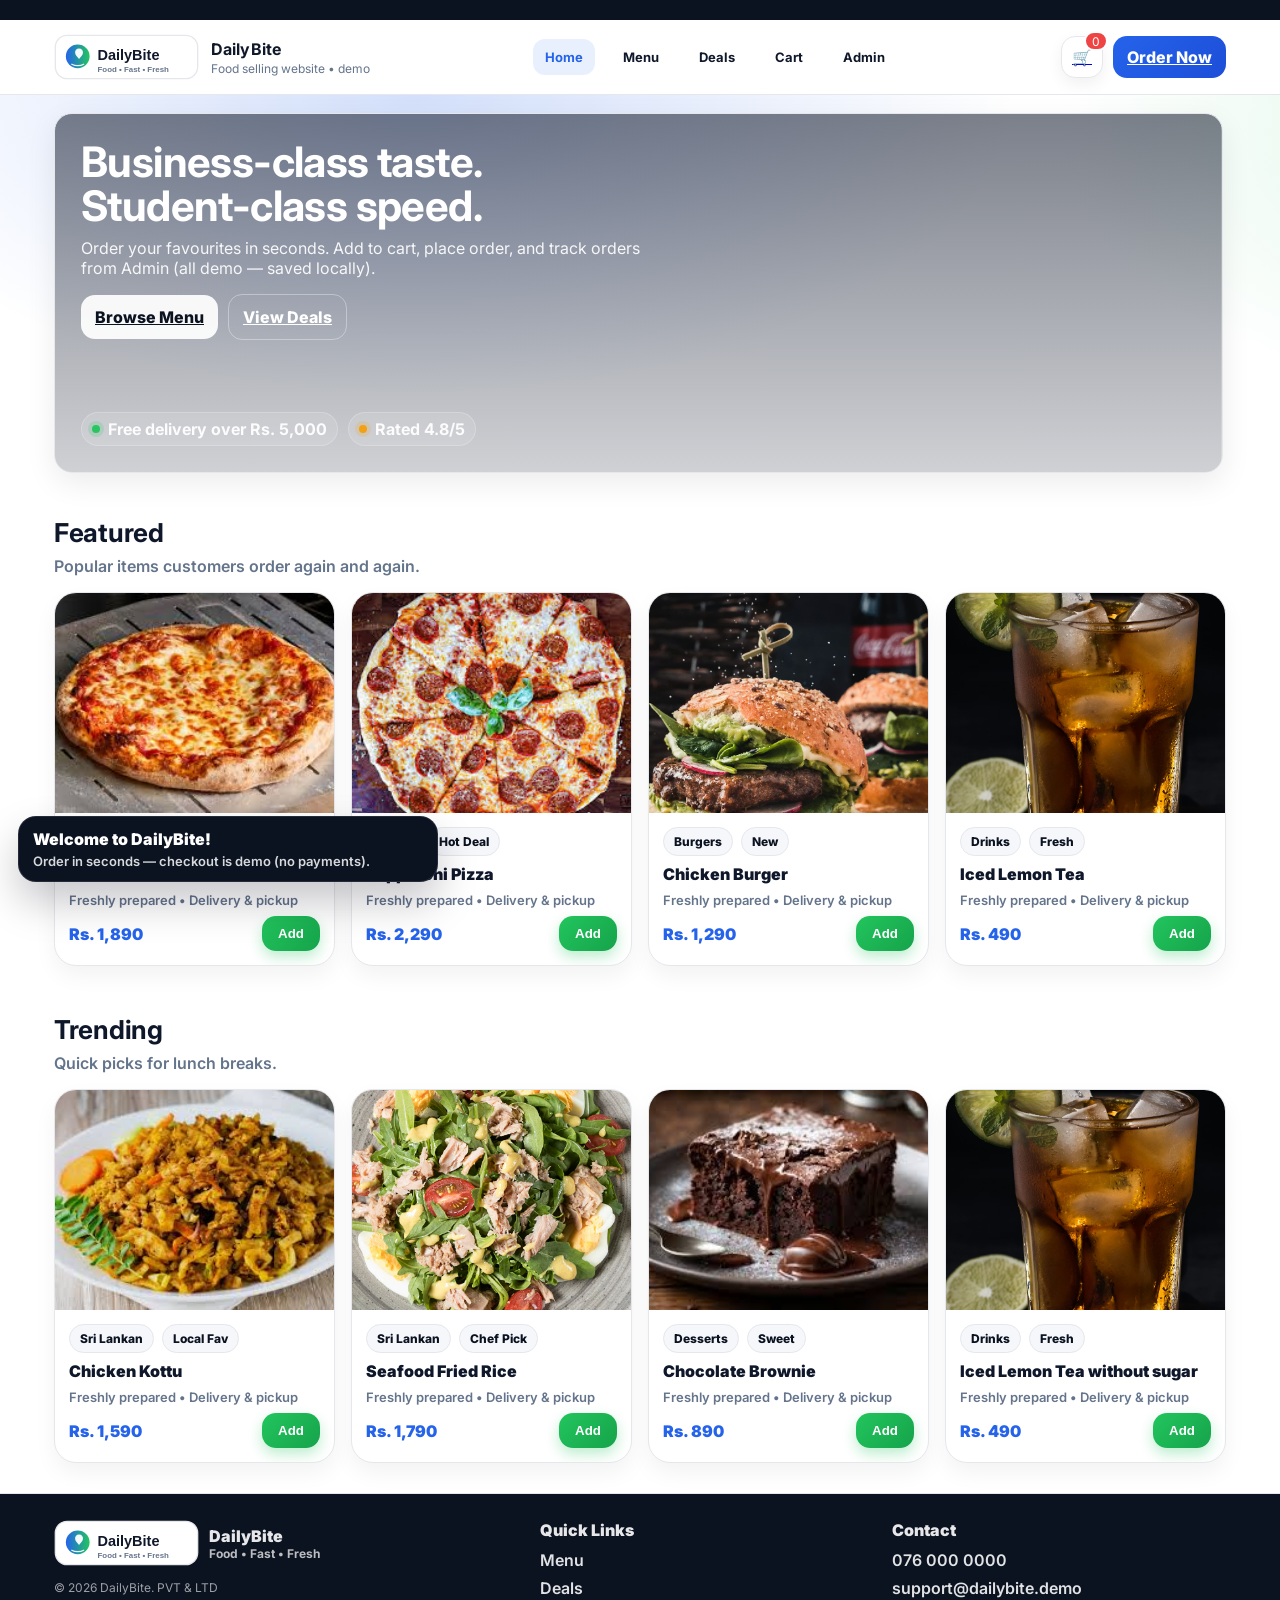
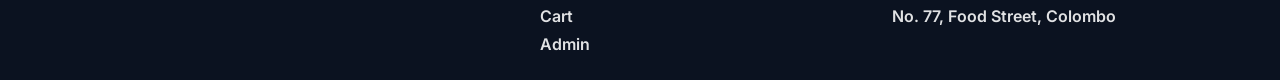
<file: index.html>
<!DOCTYPE html>
<html lang="en">
<head>
  <meta charset="utf-8">
  <meta name="viewport" content="width=device-width, initial-scale=1">
  <title>DailyBite — Home</title>
  <link rel="icon" href="images/logo.svg">
  <link rel="stylesheet" href="style.css">

  <style>
    .product .img{
      width: 100%;
      height: 220px;
      overflow: hidden;
      border-radius: 16px 16px 0 0;
      background: #f5f5f5;
      display: flex;
      align-items: center;
      justify-content: center;
    }

    .product .img img{
      width: 100%;
      height: 100%;
      object-fit: cover;
      display: block;
    }
  </style>
</head>
<script src="app.js"></script>
<body data-page="home">

  <div class="topbar">
    <div class="wrap">
      <div class="row">
        <!-- Topbar content can go here -->
      </div>
    </div>
  </div>

  <header class="site">
    <div class="wrap">
      <div class="row">
        <a class="brand" href="index.html">
          <img src="images/logo.svg" alt="DailyBite logo">
          <div>
            <strong>DailyBite</strong>
            <span>Food selling website • demo</span>
          </div>
        </a>

        <nav class="nav" aria-label="Primary">
          <a class="active" href="index.html">Home</a>
          <a href="menu.html">Menu</a>
          <a href="deals.html">Deals</a>
          <a href="cart.html">Cart</a>
          <a href="admin.html">Admin</a>
        </nav>

        <div class="actions">
          <a class="icon-btn" href="cart.html" title="Cart" aria-label="Cart">
            🛒 <span class="count" id="cartCount">1</span>
          </a>
          <button class="icon-btn hamburger" id="hamburger" title="Menu" aria-label="Open menu">☰</button>
          <a class="primary" href="menu.html">Order Now</a>
        </div>
      </div>
    </div>
  </header>

  <section class="hero">
    <div class="wrap">
      <div class="hero-grid">
        <div class="card hero-main">
          <div>
            <h1>Business-class taste.<br>Student-class speed.</h1>
            <p>Order your favourites in seconds. Add to cart, place order, and track orders from Admin (all demo — saved locally).</p>
            <div class="cta">
              <a class="btn light" href="menu.html">Browse Menu</a>
              <a class="btn ghost" href="deals.html">View Deals</a>
            </div>
          </div>

          <div style="display:flex; gap:10px; flex-wrap:wrap; opacity:.95; font-weight:800">
            <span class="badge" style="background: rgba(255,255,255,.12); border-color: rgba(255,255,255,.22)">
              <span class="dot"></span> Free delivery over Rs. 5,000
            </span>
            <span class="badge" style="background: rgba(255,255,255,.12); border-color: rgba(255,255,255,.22)">
              <span class="dot" style="background: var(--gold); box-shadow: 0 0 0 4px rgba(245,158,11,.18)"></span> Rated 4.8/5
            </span>
          </div>
        </div>
      </div>
    </div>
  </section>

  <section class="section">
    <div class="wrap">
      <h2>Featured</h2>
      <p class="lead">Popular items customers order again and again.</p>

      <div class="grid" id="featuredGrid">
        <div class="product">
          <div class="img">
            <img src="images/classic Cheese Pizza.jpeg" alt="Classic Cheese Pizza">
          </div>
          <div class="body">
            <div class="tag"><span>Pizza</span><span>Best Seller</span></div>
            <div style="font-weight:900">Classic Cheese Pizza</div>
            <div style="color:var(--muted); font-weight:600; font-size:13px">Freshly prepared • Delivery &amp; pickup</div>
            <div class="price-row">
              <div class="price">Rs. 1,890</div>
              <button class="add" data-add="p1">Add</button>
            </div>
          </div>
        </div>

        <div class="product">
          <div class="img">
            <img src="images/pepperoni pizza.jpeg" alt="Pepperoni Pizza">
          </div>
          <div class="body">
            <div class="tag"><span>Pizza</span><span>Hot Deal</span></div>
            <div style="font-weight:900">Pepperoni Pizza</div>
            <div style="color:var(--muted); font-weight:600; font-size:13px">Freshly prepared • Delivery &amp; pickup</div>
            <div class="price-row">
              <div class="price">Rs. 2,290</div>
              <button class="add" data-add="p2">Add</button>
            </div>
          </div>
        </div>

        <div class="product">
          <div class="img">
            <img src="images/chicken Burger.png" alt="Chicken Burger">
          </div>
          <div class="body">
            <div class="tag"><span>Burgers</span><span>New</span></div>
            <div style="font-weight:900">Chicken Burger</div>
            <div style="color:var(--muted); font-weight:600; font-size:13px">Freshly prepared • Delivery &amp; pickup</div>
            <div class="price-row">
              <div class="price">Rs. 1,290</div>
              <button class="add" data-add="p3">Add</button>
            </div>
          </div>
        </div>

        <div class="product">
          <div class="img">
            <img src="images/iced Lemon Tea.png" alt="Iced Lemon Tea">
          </div>
          <div class="body">
            <div class="tag"><span>Drinks</span><span>Fresh</span></div>
            <div style="font-weight:900">Iced Lemon Tea</div>
            <div style="color:var(--muted); font-weight:600; font-size:13px">Freshly prepared • Delivery &amp; pickup</div>
            <div class="price-row">
              <div class="price">Rs. 490</div>
              <button class="add" data-add="p8">Add</button>
            </div>
          </div>
        </div>
      </div>
    </div>
  </section>

  <section class="section">
    <div class="wrap">
      <h2>Trending</h2>
      <p class="lead">Quick picks for lunch breaks.</p>

      <div class="grid" id="trendingGrid">
        <div class="product">
          <div class="img">
            <img src="images/chicken Kottu.jpeg" alt="Chicken Kottu">
          </div>
          <div class="body">
            <div class="tag"><span>Sri Lankan</span><span>Local Fav</span></div>
            <div style="font-weight:900">Chicken Kottu</div>
            <div style="color:var(--muted); font-weight:600; font-size:13px">Freshly prepared • Delivery &amp; pickup</div>
            <div class="price-row">
              <div class="price">Rs. 1,590</div>
              <button class="add" data-add="p5">Add</button>
            </div>
          </div>
        </div>

        <div class="product">
          <div class="img">
            <img src="images/seafood Fried Rice.png" alt="Seafood Fried Rice">
          </div>
          <div class="body">
            <div class="tag"><span>Sri Lankan</span><span>Chef Pick</span></div>
            <div style="font-weight:900">Seafood Fried Rice</div>
            <div style="color:var(--muted); font-weight:600; font-size:13px">Freshly prepared • Delivery &amp; pickup</div>
            <div class="price-row">
              <div class="price">Rs. 1,790</div>
              <button class="add" data-add="p6">Add</button>
            </div>
          </div>
        </div>

        <div class="product">
          <div class="img">
            <img src="images/chocolate Brownie.jpeg" alt="Chocolate Brownie">
          </div>
          <div class="body">
            <div class="tag"><span>Desserts</span><span>Sweet</span></div>
            <div style="font-weight:900">Chocolate Brownie</div>
            <div style="color:var(--muted); font-weight:600; font-size:13px">Freshly prepared • Delivery &amp; pickup</div>
            <div class="price-row">
              <div class="price">Rs. 890</div>
              <button class="add" data-add="p7">Add</button>
            </div>
          </div>
        </div>

        <div class="product">
          <div class="img">
            <img src="images/iced Lemon Tea.png" alt="Iced Lemon Tea">
          </div>
          <div class="body">
            <div class="tag"><span>Drinks</span><span>Fresh</span></div>
            <div style="font-weight:900">Iced Lemon Tea without sugar</div>
            <div style="color:var(--muted); font-weight:600; font-size:13px">Freshly prepared • Delivery &amp; pickup</div>
            <div class="price-row">
              <div class="price">Rs. 490</div>
              <button class="add" data-add="p8">Add</button>
            </div>
          </div>
        </div>
      </div>
    </div>
  </section>

  <footer>
    <div class="wrap">
      <div class="cols">
        <div>
          <div style="display:flex;align-items:center;gap:10px">
            <img src="images/logo.svg" alt="DailyBite logo" style="height:46px">
            <div>
              <div style="font-weight:900; font-size:16px">DailyBite</div>
              <div style="color: rgba(255,255,255,.72); font-weight:700; font-size:12px">Food • Fast • Fresh</div>
            </div>
          </div>

          <div class="tiny">© 2026 DailyBite. PVT &amp; LTD</div>
        </div>

        <div>
          <div style="font-weight:900; margin-bottom:10px">Quick Links</div>
          <div style="display:flex; flex-direction:column; gap:8px">
            <a href="menu.html">Menu</a>
            <a href="deals.html">Deals</a>
            <a href="cart.html">Cart</a>
            <a href="admin.html">Admin</a>
          </div>
        </div>

        <div>
          <div style="font-weight:900; margin-bottom:10px">Contact</div>
          <div style="display:flex; flex-direction:column; gap:8px">
            <a href="tel:0760000000">076 000 0000</a>
            <a href="mailto:support@dailybite.demo">support@dailybite.demo</a>
            <a href="#">No. 77, Food Street, Colombo</a>
          </div>
        </div>
      </div>
    </div>
  </footer>

  <div class="toast" id="toast" role="status" aria-live="polite">
    <div class="t" id="toastTitle">Update</div>
    <div class="m" id="toastMsg">...</div>
  </div>

  <script src="app.js"></script>
</body>
</html>
</file>
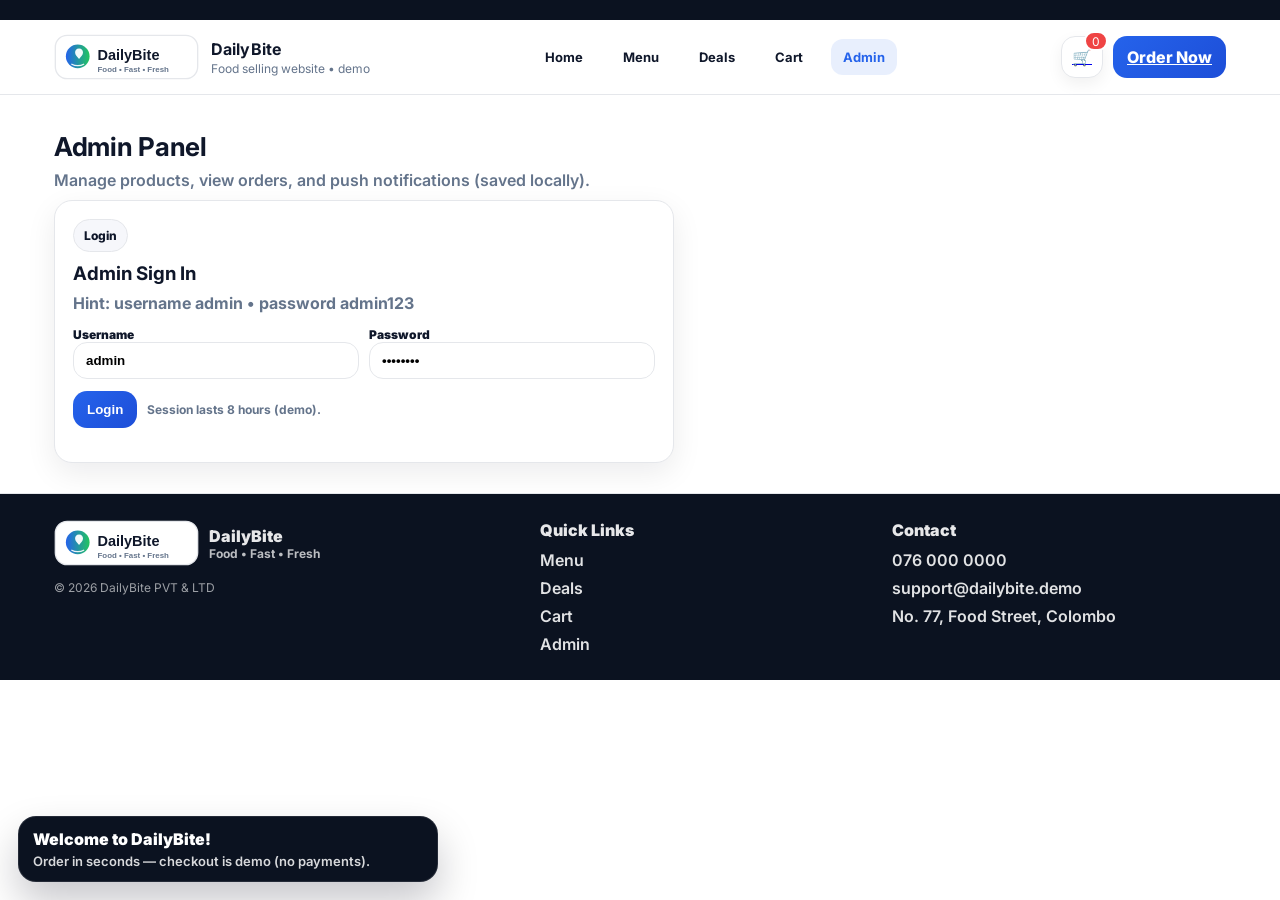
<file: admin.html>
<html lang="en"><head>
  <meta charset="utf-8">
  <meta name="viewport" content="width=device-width, initial-scale=1">
  <title>DailyBite — Admin</title>
  <link rel="icon" href="images/logo.svg">
  <link rel="stylesheet" href="style.css">
</head>

<body data-page="admin">
<div class="topbar">
  <div class="wrap">
    <div class="row">
   
    </div>
  </div>
</div>

<header class="site">
  <div class="wrap">
    <div class="row">
      <a class="brand" href="index.html">
        <img src="images/logo.svg" alt="DailyBite logo">
        <div>
          <strong>DailyBite</strong>
          <span>Food selling website • demo</span>
        </div>
      </a>

      <nav class="nav" aria-label="Primary">
        <a class="" href="index.html">Home</a>
        <a class="" href="menu.html">Menu</a>
        <a class="" href="deals.html">Deals</a>
        <a class="" href="cart.html">Cart</a>
        <a class="active" href="admin.html">Admin</a>
      </nav>

      <div class="actions">
        <a class="icon-btn" href="cart.html" title="Cart" aria-label="Cart">
          🛒 <span class="count" id="cartCount">0</span>
        </a>
        <button class="icon-btn hamburger" id="hamburger" title="Menu" aria-label="Open menu">☰</button>
        <a class="primary" href="menu.html">Order Now</a>
      </div>
    </div>
  </div>
</header>




<section class="section">
  <div class="wrap">
    <div class="page-head">
      <h2>Admin Panel</h2>
      <p class="lead">Manage products, view orders, and push notifications (saved locally).</p>
    </div>

    <!-- Login View -->
    <div class="card" id="adminLoginView" style="padding: 18px; max-width: 620px; display: none;">
      <div class="pill">Login</div>
      <h3 style="margin:10px 0 0">Admin Sign In</h3>
      <p style="margin:8px 0 0; color: var(--muted); font-weight:700">
        Hint: username <strong>admin</strong> • password <strong>admin123</strong>
      </p>

      <form id="adminLoginForm" style="margin-top:14px">
        <div class="form-grid">
          <div>
            <label style="font-weight:900; font-size: 12px">Username</label>
            <input class="input" id="adminUser" placeholder="admin" value="admin" autocomplete="username">
          </div>
          <div>
            <label style="font-weight:900; font-size: 12px">Password</label>
            <input class="input" id="adminPass" placeholder="admin123" value="admin123" type="password" autocomplete="current-password">
          </div>
        </div>
        <div style="margin-top:12px; display:flex; gap:10px; align-items:center; flex-wrap:wrap">
          <button class="primary" type="submit">Login</button>
          <span style="color: var(--muted); font-weight:700; font-size: 12px">Session lasts 8 hours (demo).</span>
        </div>
      </form>
    </div>

    <!-- App View -->
    <div id="adminAppView" style="display: block;">
      <div class="admin-shell" id="adminShell">
        <div class="sidebar">
          <div class="user">
            <strong>Logged in as Admin</strong>
            <div style="color: var(--muted); font-weight:700; font-size: 12px">DailyBite Dashboard</div>
          </div>
          <nav>
            <button data-admin-tab="products" class="active">🍕 Products</button>
            <button data-admin-tab="orders">🧾 Orders</button>
            <button data-admin-tab="notifications">🔔 Notifications</button>
            <button id="adminLogoutBtn" style="border-color: rgba(239,68,68,.35); background: rgba(239,68,68,.08); color: var(--hot)">Logout</button>
          </nav>
        </div>

        <div class="panel">
          <div data-admin-panel="products" style="display: block;">
            <div style="display:flex; justify-content:space-between; align-items:center; gap:10px; flex-wrap:wrap">
              <h3 style="margin:0">Products</h3>
              <div class="pill">Create / Edit / Delete</div>
            </div>

            <form id="productForm" style="margin-top:12px">
              <input id="p_id" type="hidden">
              <div class="form-grid">
                <div>
                  <label style="font-weight:900; font-size: 12px">Name</label>
                  <input class="input" id="p_name" placeholder="e.g., Spicy Chicken Pizza">
                </div>
                <div>
                  <label style="font-weight:900; font-size: 12px">Category</label>
                  <input class="input" id="p_cat" placeholder="Pizza / Burgers / Sri Lankan">
                </div>
                <div>
                  <label style="font-weight:900; font-size: 12px">Price (LKR)</label>
                  <input class="input" id="p_price" type="number" placeholder="1990">
                </div>
                <div>
                  <label style="font-weight:900; font-size: 12px">Badge</label>
                  <input class="input" id="p_badge" placeholder="Best Seller / New / Hot Deal">
                </div>
              </div>
              <div style="margin-top:10px">
                <label style="font-weight:900; font-size: 12px">Image URL</label>
                <input class="input" id="p_img" placeholder="https://images.unsplash.com/...">
              </div>

              <div style="margin-top:12px; display:flex; gap:10px; flex-wrap:wrap; align-items:center">
                <button class="primary" type="submit">Save Product</button>
                <button class="chip" type="button" onclick="document.getElementById('productForm').reset(); document.getElementById('p_id').value='';">Clear</button>
                <span style="color: var(--muted); font-weight:700; font-size: 12px">Edits instantly update Menu + Home.</span>
              </div>
            </form>

            <div style="margin-top:14px; overflow:auto">
              <table class="table">
                <thead>
                  <tr>
                    <th>ID</th><th>Name</th><th>Category</th><th>Price</th><th>Badge</th><th>Actions</th>
                  </tr>
                </thead>
                <tbody id="prodTbody">
      <tr>
        <td><strong>p1</strong></td>
        <td>Classic Cheese Pizza</td>
        <td>Pizza</td>
        <td>Rs. 1,890</td>
        <td>Best Seller</td>
        <td>
          <button class="chip" data-edit="p1">Edit</button>
          <button class="chip" style="border-color: rgba(239,68,68,.35); background: rgba(239,68,68,.08); color: var(--hot)" data-del="p1">Delete</button>
        </td>
      </tr>
    
      <tr>
        <td><strong>p2</strong></td>
        <td>Pepperoni Pizza</td>
        <td>Pizza</td>
        <td>Rs. 2,290</td>
        <td>Hot Deal</td>
        <td>
          <button class="chip" data-edit="p2">Edit</button>
          <button class="chip" style="border-color: rgba(239,68,68,.35); background: rgba(239,68,68,.08); color: var(--hot)" data-del="p2">Delete</button>
        </td>
      </tr>
    
      <tr>
        <td><strong>p3</strong></td>
        <td>Chicken Burger</td>
        <td>Burgers</td>
        <td>Rs. 1,290</td>
        <td>New</td>
        <td>
          <button class="chip" data-edit="p3">Edit</button>
          <button class="chip" style="border-color: rgba(239,68,68,.35); background: rgba(239,68,68,.08); color: var(--hot)" data-del="p3">Delete</button>
        </td>
      </tr>
    
      <tr>
        <td><strong>p4</strong></td>
        <td>Crispy Fries</td>
        <td>Sides</td>
        <td>Rs. 690</td>
        <td>Crunchy</td>
        <td>
          <button class="chip" data-edit="p4">Edit</button>
          <button class="chip" style="border-color: rgba(239,68,68,.35); background: rgba(239,68,68,.08); color: var(--hot)" data-del="p4">Delete</button>
        </td>
      </tr>
    
      <tr>
        <td><strong>p5</strong></td>
        <td>Chicken Kottu</td>
        <td>Sri Lankan</td>
        <td>Rs. 1,590</td>
        <td>Local Fav</td>
        <td>
          <button class="chip" data-edit="p5">Edit</button>
          <button class="chip" style="border-color: rgba(239,68,68,.35); background: rgba(239,68,68,.08); color: var(--hot)" data-del="p5">Delete</button>
        </td>
      </tr>
    
      <tr>
        <td><strong>p6</strong></td>
        <td>Seafood Fried Rice</td>
        <td>Sri Lankan</td>
        <td>Rs. 1,790</td>
        <td>Chef Pick</td>
        <td>
          <button class="chip" data-edit="p6">Edit</button>
          <button class="chip" style="border-color: rgba(239,68,68,.35); background: rgba(239,68,68,.08); color: var(--hot)" data-del="p6">Delete</button>
        </td>
      </tr>
    
      <tr>
        <td><strong>p7</strong></td>
        <td>Chocolate Brownie</td>
        <td>Desserts</td>
        <td>Rs. 890</td>
        <td>Sweet</td>
        <td>
          <button class="chip" data-edit="p7">Edit</button>
          <button class="chip" style="border-color: rgba(239,68,68,.35); background: rgba(239,68,68,.08); color: var(--hot)" data-del="p7">Delete</button>
        </td>
      </tr>
    
      <tr>
        <td><strong>p8</strong></td>
        <td>Iced Lemon Tea</td>
        <td>Drinks</td>
        <td>Rs. 490</td>
        <td>Fresh</td>
        <td>
          <button class="chip" data-edit="p8">Edit</button>
          <button class="chip" style="border-color: rgba(239,68,68,.35); background: rgba(239,68,68,.08); color: var(--hot)" data-del="p8">Delete</button>
        </td>
      </tr>
    </tbody>
              </table>
            </div>
          </div>

          <div data-admin-panel="orders" style="display:none">
            <div style="display:flex; justify-content:space-between; align-items:center; gap:10px; flex-wrap:wrap">
              <h3 style="margin:0">Orders</h3>
              <div class="pill">Placed from Cart page</div>
            </div>
            <div style="margin-top:14px; overflow:auto">
              <table class="table">
                <thead>
                  <tr>
                    <th>Order ID</th><th>Date</th><th>Items</th><th>Total</th><th>Status</th><th>Actions</th>
                  </tr>
                </thead>
                <tbody id="ordTbody"></tbody>
              </table>
            </div>
          </div>

          <div data-admin-panel="notifications" style="display:none">
            <div style="display:flex; justify-content:space-between; align-items:center; gap:10px; flex-wrap:wrap">
              <h3 style="margin:0">Notifications</h3>
              <div class="pill">Shows as toast</div>
            </div>

            <form id="announcementForm" style="margin-top:12px">
              <div class="form-grid">
                <div>
                  <label style="font-weight:900; font-size: 12px">Title</label>
                  <input class="input" id="a_title" placeholder="e.g., Flash Sale!">
                </div>
                <div>
                  <label style="font-weight:900; font-size: 12px">Message</label>
                  <input class="input" id="a_msg" placeholder="e.g., 10% OFF on Burgers until 9 PM">
                </div>
              </div>
              <div style="margin-top:12px">
                <button class="primary" type="submit">Send Notification</button>
              </div>
            </form>

            <div style="margin-top:14px; overflow:auto">
              <table class="table">
                <thead>
                  <tr><th>Notification</th><th>Date</th><th></th></tr>
                </thead>
                <tbody id="annTbody">
      <tr>
        <td><strong>Welcome to DailyBite!</strong><div style="color:var(--muted);font-weight:600;font-size:12px;margin-top:4px">Order in seconds — checkout is demo (no payments).</div></td>
        <td>02/03/2026, 19:39:52</td>
        <td><button class="chip" style="border-color: rgba(239,68,68,.35); background: rgba(239,68,68,.08); color: var(--hot)" data-ann-del="a1">Delete</button></td>
      </tr>
    </tbody>
              </table>
            </div>
          </div>

        </div>
      </div>
    </div>

  </div>
</section>

<footer>
  <div class="wrap">
    <div class="cols">
      <div>
        <div style="display:flex;align-items:center;gap:10px">
          <img src="images/logo.svg" alt="" style="height:46px">
          <div>
            <div style="font-weight:900; font-size:16px">DailyBite</div>
            <div style="color: rgba(255,255,255,.72); font-weight:700; font-size:12px">Food • Fast • Fresh</div>
          </div>
        </div>
        
        <div class="tiny">© 2026 DailyBite PVT &amp; LTD</div>
      </div>
      <div>
        <div style="font-weight:900; margin-bottom:10px">Quick Links</div>
        <div style="display:flex; flex-direction:column; gap:8px">
          <a href="menu.html">Menu</a>
          <a href="deals.html">Deals</a>
          <a href="cart.html">Cart</a>
          <a href="admin.html">Admin</a>
        </div>
      </div>
      <div>
        <div style="font-weight:900; margin-bottom:10px">Contact</div>
        <div style="display:flex; flex-direction:column; gap:8px">
          <a href="tel:0760000000">076 000 0000</a>
          <a href="#">support@dailybite.demo</a>
          <a href="#">No. 77, Food Street, Colombo</a>
        </div>
      </div>
    </div>
  </div>
</footer>

<div class="toast" id="toast" role="status" aria-live="polite">
  <div class="t" id="toastTitle">Update</div>
  <div class="m" id="toastMsg">...</div>
</div>

<script src="app.js"></script>



</body></html>
</file>
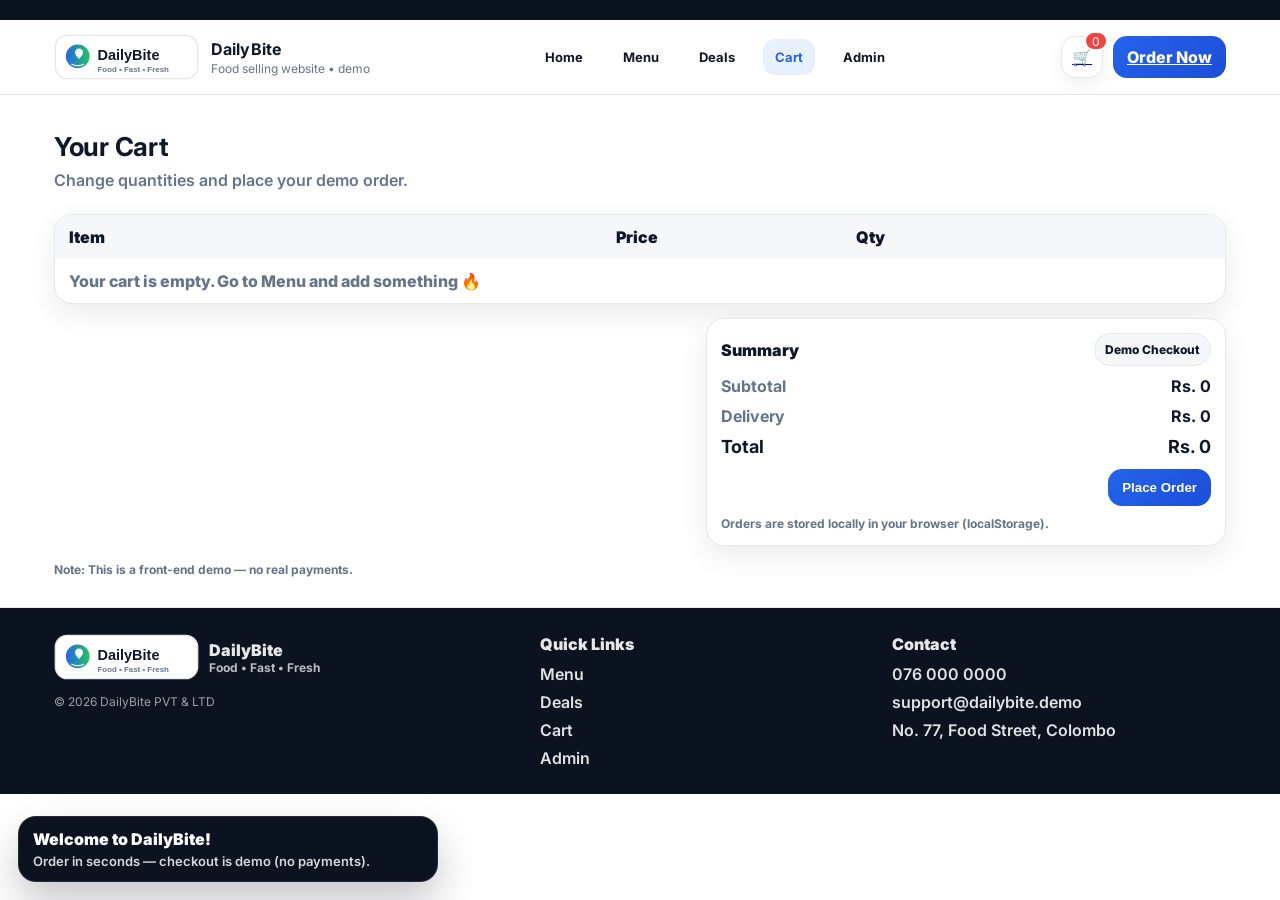
<file: cart.html>
<html lang="en"><head>
  <meta charset="utf-8">
  <meta name="viewport" content="width=device-width, initial-scale=1">
  <title>DailyBite — Cart</title>
  <link rel="icon" href="images/logo.svg">
  <link rel="stylesheet" href="style.css">
</head>

<body data-page="cart">
<div class="topbar">
  <div class="wrap">
    <div class="row">
     
    </div>
  </div>
</div>

<header class="site">
  <div class="wrap">
    <div class="row">
      <a class="brand" href="index.html">
        <img src="images/logo.svg" alt="DailyBite logo">
        <div>
          <strong>DailyBite</strong>
          <span>Food selling website • demo</span>
        </div>
      </a>

      <nav class="nav" aria-label="Primary">
        <a class="" href="index.html">Home</a>
        <a class="" href="menu.html">Menu</a>
        <a class="" href="deals.html">Deals</a>
        <a class="active" href="cart.html">Cart</a>
        <a class="" href="admin.html">Admin</a>
      </nav>

      <div class="actions">
        <a class="icon-btn" href="cart.html" title="Cart" aria-label="Cart">
          🛒 <span class="count" id="cartCount">0</span>
        </a>
        <button class="icon-btn hamburger" id="hamburger" title="Menu" aria-label="Open menu">☰</button>
        <a class="primary" href="menu.html">Order Now</a>
      </div>
    </div>
  </div>
</header>




<section class="section">
  <div class="wrap">
    <div class="page-head">
      <h2>Your Cart</h2>
      <p class="lead">Change quantities and place your demo order.</p>
    </div>

    <div id="cartRoot">
    <div class="cart">
      <div class="row head">
        <div>Item</div><div>Price</div><div>Qty</div><div></div>
      </div>
      <div class="row"><div style="grid-column:1/-1;color:var(--muted);font-weight:800">Your cart is empty. Go to Menu and add something 🔥</div></div>
    </div>
  
    <div class="cart-summary">
      <div class="summary">
        <div style="display:flex;justify-content:space-between;align-items:center">
          <div style="font-weight:900;font-size:16px">Summary</div>
          <div class="pill">Demo Checkout</div>
        </div>
        <div class="line"><span>Subtotal</span><strong>Rs. 0</strong></div>
        <div class="line"><span>Delivery</span><strong>Rs. 0</strong></div>
        <div class="line total"><span><strong>Total</strong></span><strong>Rs. 0</strong></div>
        <div class="actions" style="margin-top:12px">
          <button class="primary" id="checkoutBtn" disabled="">Place Order</button>
        </div>
        <div style="margin-top:10px;color:var(--muted);font-size:12px;font-weight:700">
          Orders are stored locally in your browser (localStorage).
        </div>
      </div>
    </div>
  </div>

    <div style="margin-top:16px; color: var(--muted); font-weight:700; font-size: 12px">
      Note: This is a front-end demo — no real payments.
    </div>
  </div>
</section>

<footer>
  <div class="wrap">
    <div class="cols">
      <div>
        <div style="display:flex;align-items:center;gap:10px">
          <img src="images/logo.svg" alt="logo" style="height:46px">
          <div>
            <div style="font-weight:900; font-size:16px">DailyBite</div>
            <div style="color: rgba(255,255,255,.72); font-weight:700; font-size:12px">Food • Fast • Fresh</div>
          </div>
        </div>
       
        <div class="tiny">© 2026 DailyBite PVT &amp; LTD</div>
      </div>
      <div>
        <div style="font-weight:900; margin-bottom:10px">Quick Links</div>
        <div style="display:flex; flex-direction:column; gap:8px">
          <a href="menu.html">Menu</a>
          <a href="deals.html">Deals</a>
          <a href="cart.html">Cart</a>
          <a href="admin.html">Admin</a>
        </div>
      </div>
      <div>
        <div style="font-weight:900; margin-bottom:10px">Contact</div>
        <div style="display:flex; flex-direction:column; gap:8px">
          <a href="tel:0760000000">076 000 0000</a>
          <a href="#">support@dailybite.demo</a>
          <a href="#">No. 77, Food Street, Colombo</a>
        </div>
      </div>
    </div>
  </div>
</footer>
<script src="app.js"></script>



</body></html>
</file>
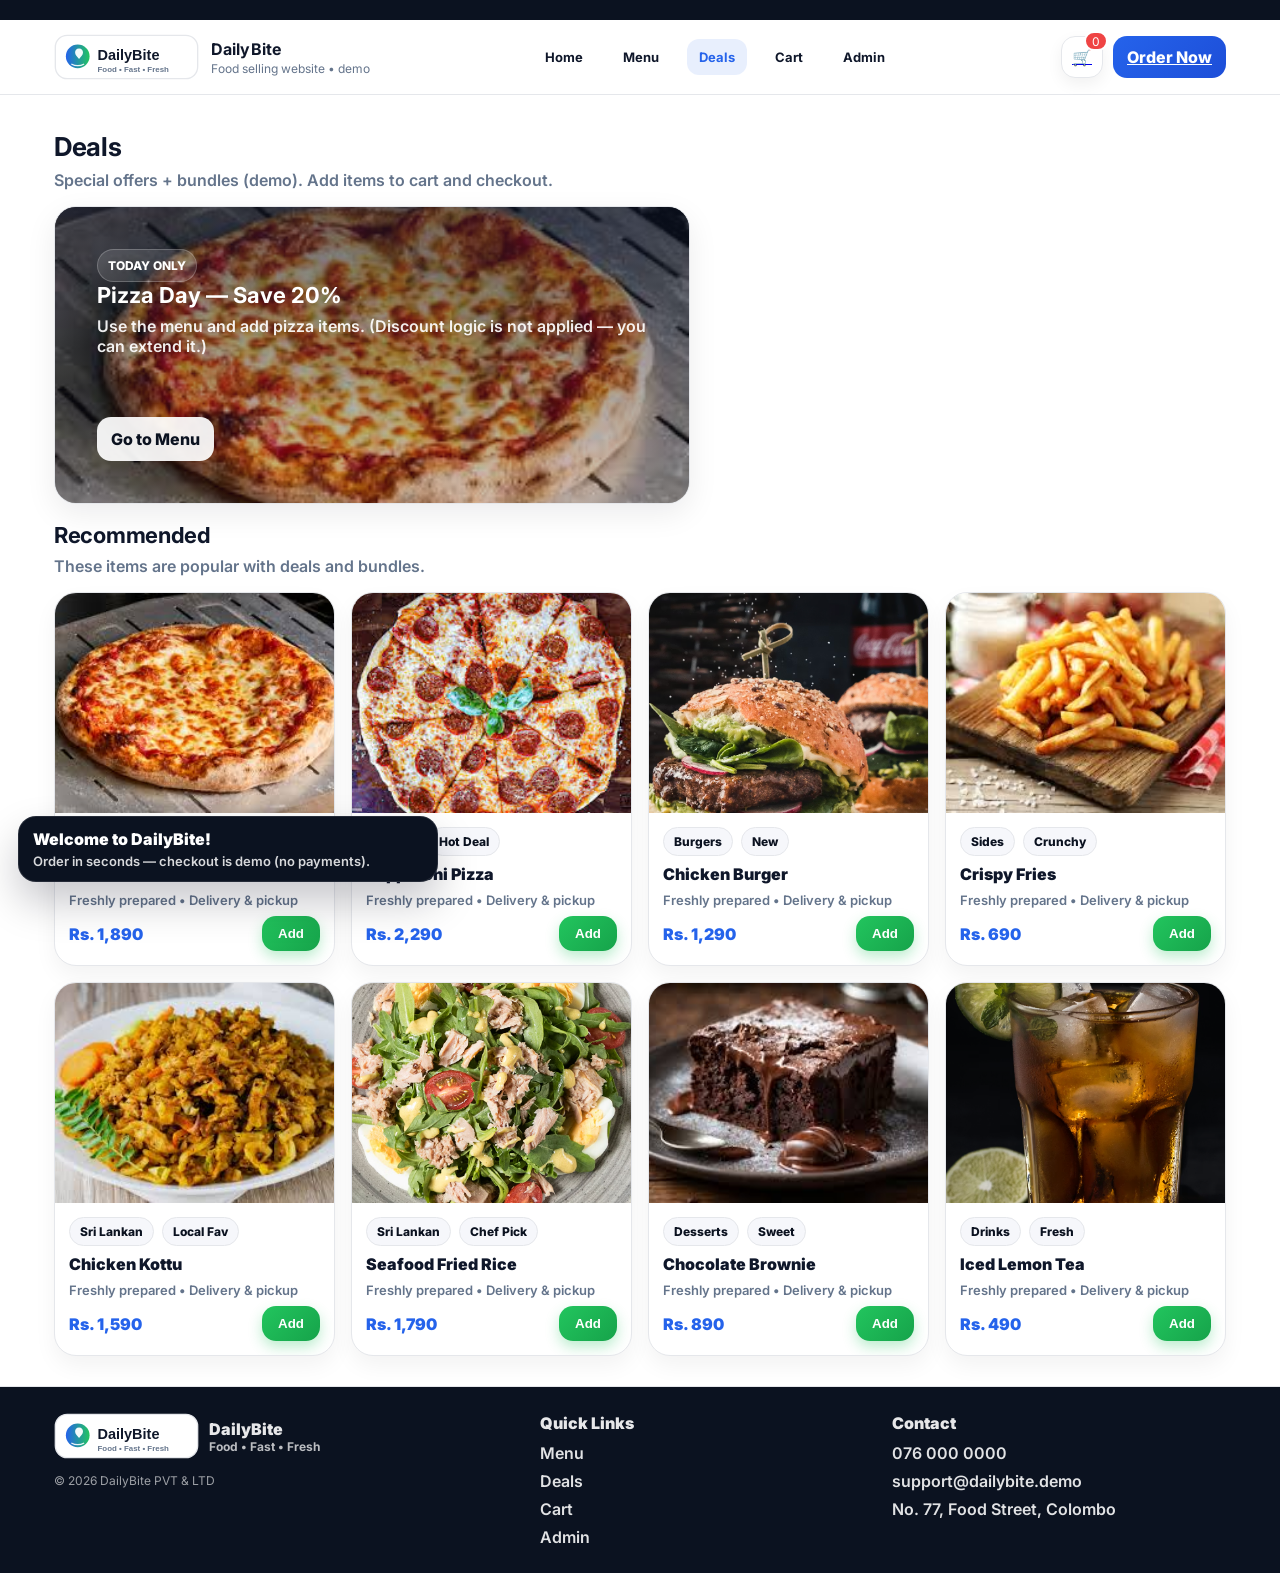
<file: deals.html>
<!DOCTYPE html>
<html lang="en">
<head>
  <meta charset="utf-8">
  <meta name="viewport" content="width=device-width, initial-scale=1">
  <title>DailyBite — Deals</title>
  <link rel="icon" href="images/logo.svg">
  <link rel="stylesheet" href="style.css">

  <style>
    .product .img{
      width: 100%;
      height: 220px;
      overflow: hidden;
      border-radius: 16px 16px 0 0;
      background: #f5f5f5;
      display: flex;
      align-items: center;
      justify-content: center;
    }

    .product .img img{
      width: 100%;
      height: 100%;
      object-fit: cover;
      display: block;
    }

    .banner .big{
      overflow: hidden;
      border-radius: 22px;
      position: relative;
    }

    .banner .big img{
      position: absolute;
      inset: 0;
      width: 100%;
      height: 100%;
      object-fit: cover;
      z-index: 0;
    }

    .banner .big .overlay{
      position: absolute;
      inset: 0;
      background: linear-gradient(180deg, rgba(15,23,42,.58), rgba(15,23,42,.18));
      z-index: 1;
    }

    .banner .big .content{
      position: relative;
      z-index: 2;
      padding: 24px;
      min-height: 260px;
      display: flex;
      flex-direction: column;
      justify-content: space-between;
      color: #fff;
    }
  </style>
</head>

<body data-page="deals">

  <div class="topbar">
    <div class="wrap">
      <div class="row">
      </div>
    </div>
  </div>

  <header class="site">
    <div class="wrap">
      <div class="row">
        <a class="brand" href="index.html">
          <img src="images/logo.svg" alt="DailyBite logo">
          <div>
            <strong>DailyBite</strong>
            <span>Food selling website • demo</span>
          </div>
        </a>

        <nav class="nav" aria-label="Primary">
          <a href="index.html">Home</a>
          <a href="menu.html">Menu</a>
          <a class="active" href="deals.html">Deals</a>
          <a href="cart.html">Cart</a>
          <a href="admin.html">Admin</a>
        </nav>

        <div class="actions">
          <a class="icon-btn" href="cart.html" title="Cart" aria-label="Cart">
            🛒 <span class="count" id="cartCount">0</span>
          </a>
          <button class="icon-btn hamburger" id="hamburger" title="Menu" aria-label="Open menu">☰</button>
          <a class="primary" href="menu.html">Order Now</a>
        </div>
      </div>
    </div>
  </header>

  <section class="section">
    <div class="wrap">
      <div class="page-head">
        <h2>Deals</h2>
        <p class="lead">Special offers + bundles (demo). Add items to cart and checkout.</p>
      </div>

      <div class="banner" style="margin-top:6px">
        <div class="big">
          <img src="images/classic Cheese Pizza.jpeg" alt="Pizza Day Deal">
          <div class="overlay"></div>

          <div class="content">
            <div>
              <div class="pill" style="background: rgba(255,255,255,.12); border-color: rgba(255,255,255,.22); color:#fff">TODAY ONLY</div>
              <h3>Pizza Day — Save 20%</h3>
              <p>Use the menu and add pizza items. (Discount logic is not applied — you can extend it.)</p>
            </div>
            <a class="btn light" href="menu.html" style="text-decoration:none">Go to Menu</a>
          </div>
        </div>

        <div class="mini">
        </div>
      </div>

      <div style="margin-top:18px">
        <h2 style="font-size:22px">Recommended</h2>
        <p class="lead">These items are popular with deals and bundles.</p>

        <div class="grid" id="dealsGrid">
          <div class="product">
            <div class="img">
              <img src="images/classic Cheese Pizza.jpeg" alt="Classic Cheese Pizza">
            </div>
            <div class="body">
              <div class="tag"><span>Pizza</span><span>Best Seller</span></div>
              <div style="font-weight:900">Classic Cheese Pizza</div>
              <div style="color:var(--muted); font-weight:600; font-size:13px">Freshly prepared • Delivery &amp; pickup</div>
              <div class="price-row">
                <div class="price">Rs. 1,890</div>
                <button class="add" data-add="p1">Add</button>
              </div>
            </div>
          </div>

          <div class="product">
            <div class="img">
              <img src="images/pepperoni pizza.jpeg" alt="Pepperoni Pizza">
            </div>
            <div class="body">
              <div class="tag"><span>Pizza</span><span>Hot Deal</span></div>
              <div style="font-weight:900">Pepperoni Pizza</div>
              <div style="color:var(--muted); font-weight:600; font-size:13px">Freshly prepared • Delivery &amp; pickup</div>
              <div class="price-row">
                <div class="price">Rs. 2,290</div>
                <button class="add" data-add="p2">Add</button>
              </div>
            </div>
          </div>

          <div class="product">
            <div class="img">
              <img src="images/chicken Burger.png" alt="Chicken Burger">
            </div>
            <div class="body">
              <div class="tag"><span>Burgers</span><span>New</span></div>
              <div style="font-weight:900">Chicken Burger</div>
              <div style="color:var(--muted); font-weight:600; font-size:13px">Freshly prepared • Delivery &amp; pickup</div>
              <div class="price-row">
                <div class="price">Rs. 1,290</div>
                <button class="add" data-add="p3">Add</button>
              </div>
            </div>
          </div>

          <div class="product">
            <div class="img">
              <img src="images/crispy fries.jpeg" alt="Crispy Fries">
            </div>
            <div class="body">
              <div class="tag"><span>Sides</span><span>Crunchy</span></div>
              <div style="font-weight:900">Crispy Fries</div>
              <div style="color:var(--muted); font-weight:600; font-size:13px">Freshly prepared • Delivery &amp; pickup</div>
              <div class="price-row">
                <div class="price">Rs. 690</div>
                <button class="add" data-add="p4">Add</button>
              </div>
            </div>
          </div>

          <div class="product">
            <div class="img">
              <img src="images/chicken Kottu.jpeg" alt="Chicken Kottu">
            </div>
            <div class="body">
              <div class="tag"><span>Sri Lankan</span><span>Local Fav</span></div>
              <div style="font-weight:900">Chicken Kottu</div>
              <div style="color:var(--muted); font-weight:600; font-size:13px">Freshly prepared • Delivery &amp; pickup</div>
              <div class="price-row">
                <div class="price">Rs. 1,590</div>
                <button class="add" data-add="p5">Add</button>
              </div>
            </div>
          </div>

          <div class="product">
            <div class="img">
              <img src="images/seafood Fried Rice.png" alt="Seafood Fried Rice">
            </div>
            <div class="body">
              <div class="tag"><span>Sri Lankan</span><span>Chef Pick</span></div>
              <div style="font-weight:900">Seafood Fried Rice</div>
              <div style="color:var(--muted); font-weight:600; font-size:13px">Freshly prepared • Delivery &amp; pickup</div>
              <div class="price-row">
                <div class="price">Rs. 1,790</div>
                <button class="add" data-add="p6">Add</button>
              </div>
            </div>
          </div>

          <div class="product">
            <div class="img">
              <img src="images/chocolate Brownie.jpeg" alt="Chocolate Brownie">
            </div>
            <div class="body">
              <div class="tag"><span>Desserts</span><span>Sweet</span></div>
              <div style="font-weight:900">Chocolate Brownie</div>
              <div style="color:var(--muted); font-weight:600; font-size:13px">Freshly prepared • Delivery &amp; pickup</div>
              <div class="price-row">
                <div class="price">Rs. 890</div>
                <button class="add" data-add="p7">Add</button>
              </div>
            </div>
          </div>

          <div class="product">
            <div class="img">
              <img src="images/iced Lemon Tea.png" alt="Iced Lemon Tea">
            </div>
            <div class="body">
              <div class="tag"><span>Drinks</span><span>Fresh</span></div>
              <div style="font-weight:900">Iced Lemon Tea</div>
              <div style="color:var(--muted); font-weight:600; font-size:13px">Freshly prepared • Delivery &amp; pickup</div>
              <div class="price-row">
                <div class="price">Rs. 490</div>
                <button class="add" data-add="p8">Add</button>
              </div>
            </div>
          </div>
        </div>
      </div>
    </div>
  </section>

  <footer>
    <div class="wrap">
      <div class="cols">
        <div>
          <div style="display:flex;align-items:center;gap:10px">
            <img src="images/logo.svg" alt="DailyBite logo" style="height:46px">
            <div>
              <div style="font-weight:900; font-size:16px">DailyBite</div>
              <div style="color: rgba(255,255,255,.72); font-weight:700; font-size:12px">Food • Fast • Fresh</div>
            </div>
          </div>

          <div class="tiny">© 2026 DailyBite PVT &amp; LTD</div>
        </div>

        <div>
          <div style="font-weight:900; margin-bottom:10px">Quick Links</div>
          <div style="display:flex; flex-direction:column; gap:8px">
            <a href="menu.html">Menu</a>
            <a href="deals.html">Deals</a>
            <a href="cart.html">Cart</a>
            <a href="admin.html">Admin</a>
          </div>
        </div>

        <div>
          <div style="font-weight:900; margin-bottom:10px">Contact</div>
          <div style="display:flex; flex-direction:column; gap:8px">
            <a href="tel:0760000000">076 000 0000</a>
            <a href="mailto:support@dailybite.demo">support@dailybite.demo</a>
            <a href="#">No. 77, Food Street, Colombo</a>
          </div>
        </div>
      </div>
    </div>
  </footer>

  <div class="toast" id="toast" role="status" aria-live="polite">
    <div class="t" id="toastTitle">Update</div>
    <div class="m" id="toastMsg">...</div>
  </div>

  <script src="app.js"></script>
</body>
</html>
</file>
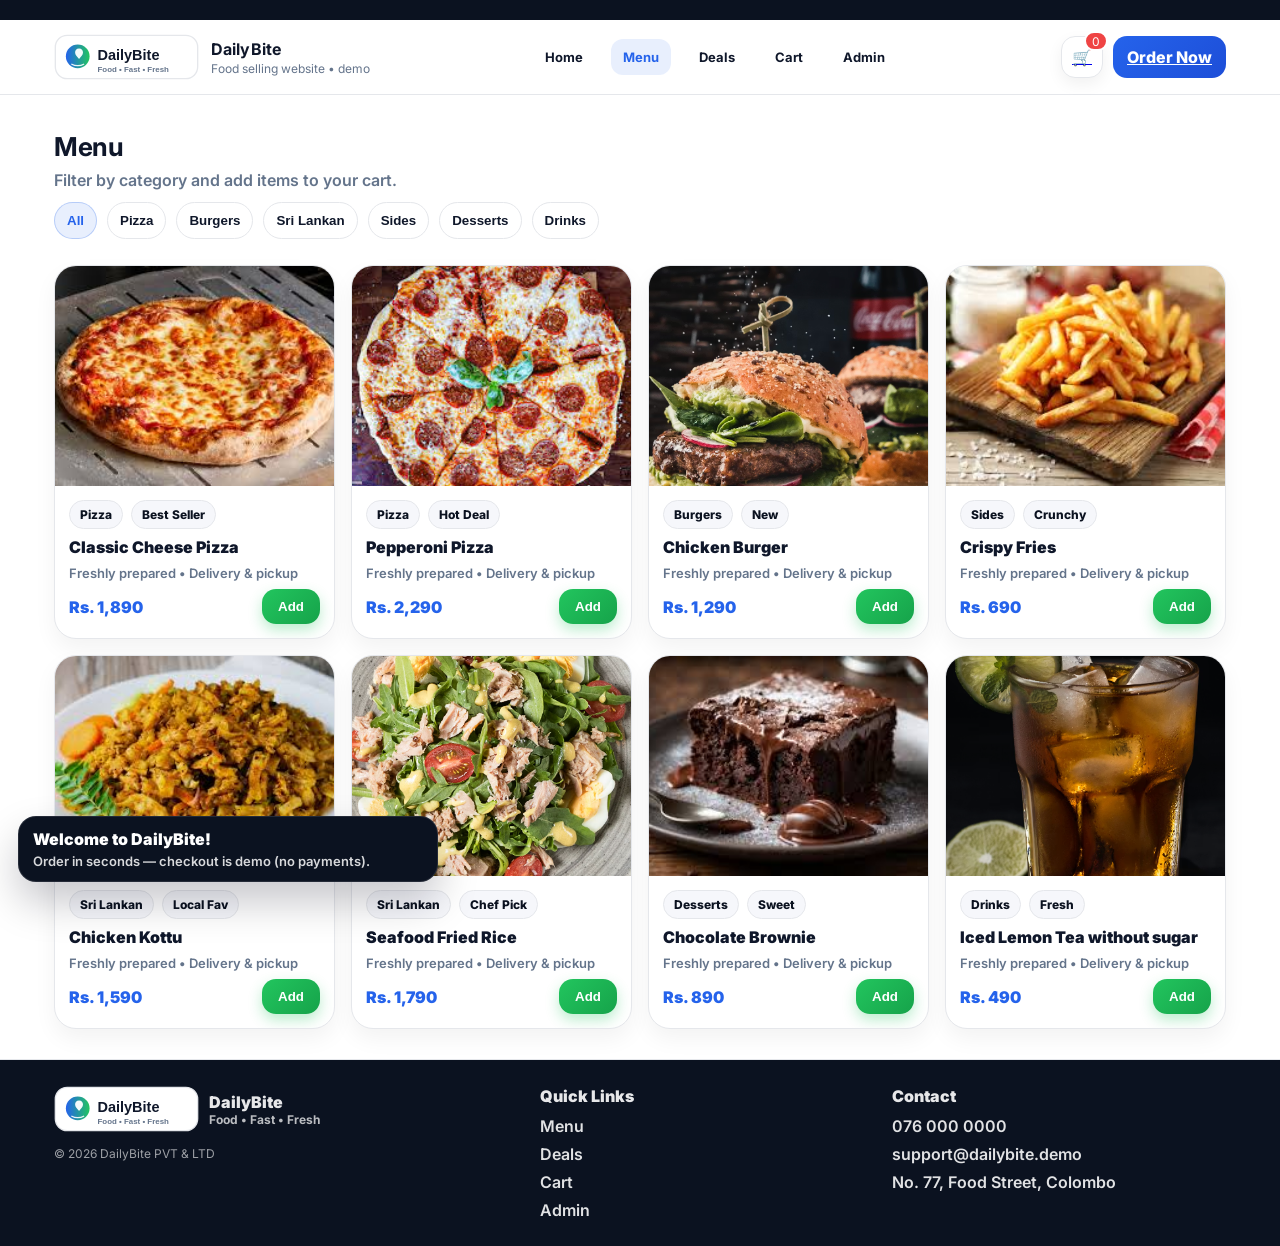
<file: menu.html>
<!DOCTYPE html>
<html lang="en">
<head>
  <meta charset="utf-8">
  <meta name="viewport" content="width=device-width, initial-scale=1">
  <title>DailyBite — Menu</title>
  <link rel="icon" href="images/logo.svg">
  <link rel="stylesheet" href="style.css">

  <style>
    .product .img{
      width: 100%;
      height: 220px;
      overflow: hidden;
      border-radius: 16px 16px 0 0;
      background: #f5f5f5;
      display: flex;
      align-items: center;
      justify-content: center;
    }

    .product .img img{
      width: 100%;
      height: 100%;
      object-fit: cover;
      display: block;
    }
  </style>
</head>

<body data-page="menu">

  <div class="topbar">
    <div class="wrap">
      <div class="row">
      </div>
    </div>
  </div>

  <header class="site">
    <div class="wrap">
      <div class="row">
        <a class="brand" href="index.html">
          <img src="images/logo.svg" alt="DailyBite logo">
          <div>
            <strong>DailyBite</strong>
            <span>Food selling website • demo</span>
          </div>
        </a>

        <nav class="nav" aria-label="Primary">
          <a href="index.html">Home</a>
          <a class="active" href="menu.html">Menu</a>
          <a href="deals.html">Deals</a>
          <a href="cart.html">Cart</a>
          <a href="admin.html">Admin</a>
        </nav>

        <div class="actions">
          <a class="icon-btn" href="cart.html" title="Cart" aria-label="Cart">
            🛒 <span class="count" id="cartCount">0</span>
          </a>
          <button class="icon-btn hamburger" id="hamburger" title="Menu" aria-label="Open menu">☰</button>
          <a class="primary" href="menu.html">Order Now</a>
        </div>
      </div>
    </div>
  </header>

  <section class="section">
    <div class="wrap">
      <div class="page-head">
        <h2>Menu</h2>
        <p class="lead">Filter by category and add items to your cart.</p>

        <div class="filters">
          <button class="chip active" data-filter="All">All</button>
          <button class="chip" data-filter="Pizza">Pizza</button>
          <button class="chip" data-filter="Burgers">Burgers</button>
          <button class="chip" data-filter="Sri Lankan">Sri Lankan</button>
          <button class="chip" data-filter="Sides">Sides</button>
          <button class="chip" data-filter="Desserts">Desserts</button>
          <button class="chip" data-filter="Drinks">Drinks</button>
        </div>
      </div>

      <div class="grid" id="menuGrid">
        <div class="product">
          <div class="img">
            <img src="images/classic Cheese Pizza.jpeg" alt="Classic Cheese Pizza">
          </div>
          <div class="body">
            <div class="tag"><span>Pizza</span><span>Best Seller</span></div>
            <div style="font-weight:900">Classic Cheese Pizza</div>
            <div style="color:var(--muted); font-weight:600; font-size:13px">Freshly prepared • Delivery &amp; pickup</div>
            <div class="price-row">
              <div class="price">Rs. 1,890</div>
              <button class="add" data-add="p1">Add</button>
            </div>
          </div>
        </div>

        <div class="product">
          <div class="img">
            <img src="images/pepperoni pizza.jpeg" alt="Pepperoni Pizza">
          </div>
          <div class="body">
            <div class="tag"><span>Pizza</span><span>Hot Deal</span></div>
            <div style="font-weight:900">Pepperoni Pizza</div>
            <div style="color:var(--muted); font-weight:600; font-size:13px">Freshly prepared • Delivery &amp; pickup</div>
            <div class="price-row">
              <div class="price">Rs. 2,290</div>
              <button class="add" data-add="p2">Add</button>
            </div>
          </div>
        </div>

        <div class="product">
          <div class="img">
            <img src="images/chicken Burger.png" alt="Chicken Burger">
          </div>
          <div class="body">
            <div class="tag"><span>Burgers</span><span>New</span></div>
            <div style="font-weight:900">Chicken Burger</div>
            <div style="color:var(--muted); font-weight:600; font-size:13px">Freshly prepared • Delivery &amp; pickup</div>
            <div class="price-row">
              <div class="price">Rs. 1,290</div>
              <button class="add" data-add="p3">Add</button>
            </div>
          </div>
        </div>

        <div class="product">
          <div class="img">
            <img src="images/crispy fries.jpeg" alt="Crispy Fries">
          </div>
          <div class="body">
            <div class="tag"><span>Sides</span><span>Crunchy</span></div>
            <div style="font-weight:900">Crispy Fries</div>
            <div style="color:var(--muted); font-weight:600; font-size:13px">Freshly prepared • Delivery &amp; pickup</div>
            <div class="price-row">
              <div class="price">Rs. 690</div>
              <button class="add" data-add="p4">Add</button>
            </div>
          </div>
        </div>

        <div class="product">
          <div class="img">
            <img src="images/chicken Kottu.jpeg" alt="Chicken Kottu">
          </div>
          <div class="body">
            <div class="tag"><span>Sri Lankan</span><span>Local Fav</span></div>
            <div style="font-weight:900">Chicken Kottu</div>
            <div style="color:var(--muted); font-weight:600; font-size:13px">Freshly prepared • Delivery &amp; pickup</div>
            <div class="price-row">
              <div class="price">Rs. 1,590</div>
              <button class="add" data-add="p5">Add</button>
            </div>
          </div>
        </div>

        <div class="product">
          <div class="img">
            <img src="images/seafood Fried Rice.png" alt="Seafood Fried Rice">
          </div>
          <div class="body">
            <div class="tag"><span>Sri Lankan</span><span>Chef Pick</span></div>
            <div style="font-weight:900">Seafood Fried Rice</div>
            <div style="color:var(--muted); font-weight:600; font-size:13px">Freshly prepared • Delivery &amp; pickup</div>
            <div class="price-row">
              <div class="price">Rs. 1,790</div>
              <button class="add" data-add="p6">Add</button>
            </div>
          </div>
        </div>

        <div class="product">
          <div class="img">
            <img src="images/chocolate Brownie.jpeg" alt="Chocolate Brownie">
          </div>
          <div class="body">
            <div class="tag"><span>Desserts</span><span>Sweet</span></div>
            <div style="font-weight:900">Chocolate Brownie</div>
            <div style="color:var(--muted); font-weight:600; font-size:13px">Freshly prepared • Delivery &amp; pickup</div>
            <div class="price-row">
              <div class="price">Rs. 890</div>
              <button class="add" data-add="p7">Add</button>
            </div>
          </div>
        </div>

        <div class="product">
          <div class="img">
            <img src="images/iced Lemon Tea.png" alt="Iced Lemon Tea without sugar">
          </div>
          <div class="body">
            <div class="tag"><span>Drinks</span><span>Fresh</span></div>
            <div style="font-weight:900">Iced Lemon Tea without sugar</div>
            <div style="color:var(--muted); font-weight:600; font-size:13px">Freshly prepared • Delivery &amp; pickup</div>
            <div class="price-row">
              <div class="price">Rs. 490</div>
              <button class="add" data-add="p8">Add</button>
            </div>
          </div>
        </div>
      </div>
    </div>
  </section>

  <footer>
    <div class="wrap">
      <div class="cols">
        <div>
          <div style="display:flex;align-items:center;gap:10px">
            <img src="images/logo.svg" alt="DailyBite logo" style="height:46px">
            <div>
              <div style="font-weight:900; font-size:16px">DailyBite</div>
              <div style="color: rgba(255,255,255,.72); font-weight:700; font-size:12px">Food • Fast • Fresh</div>
            </div>
          </div>
          <div class="tiny">© 2026 DailyBite PVT &amp; LTD</div>
        </div>

        <div>
          <div style="font-weight:900; margin-bottom:10px">Quick Links</div>
          <div style="display:flex; flex-direction:column; gap:8px">
            <a href="menu.html">Menu</a>
            <a href="deals.html">Deals</a>
            <a href="cart.html">Cart</a>
            <a href="admin.html">Admin</a>
          </div>
        </div>

        <div>
          <div style="font-weight:900; margin-bottom:10px">Contact</div>
          <div style="display:flex; flex-direction:column; gap:8px">
            <a href="tel:0760000000">076 000 0000</a>
            <a href="mailto:support@dailybite.demo">support@dailybite.demo</a>
            <a href="#">No. 77, Food Street, Colombo</a>
          </div>
        </div>
      </div>
    </div>
  </footer>

  <div class="toast" id="toast" role="status" aria-live="polite">
    <div class="t" id="toastTitle">Update</div>
    <div class="m" id="toastMsg">...</div>
  </div>

  <script src="app.js"></script>
</body>
</html>
</file>
<file: style.css>
@import url('https://fonts.googleapis.com/css2?family=Inter:wght@400;600;700;800&display=swap');

:root{
  --bg:#ffffff;
  --panel:#f6f7fb;
  --ink:#0f172a;
  --muted:#64748b;
  --line:#e5e7eb;

  --brand:#2563eb; /* blue */
  --brand2:#22c55e; /* green accent */
  --hot:#ef4444; /* red */
  --gold:#f59e0b;

  --radius:18px;
  --shadow: 0 10px 30px rgba(2,6,23,.08);
}

*{box-sizing:border-box}
html,body{height:100%}
body{
  margin:0;
  font-family: Inter, system-ui, -apple-system, Segoe UI, Roboto, Arial, sans-serif;
  color:var(--ink);
  background:var(--bg);
}

/* Full-width layout */
.wrap{
  width:100%;
  padding: 0 26px;
}
@media (min-width: 1200px){
  .wrap{ padding: 0 54px; }
}

/* Topbar */
.topbar{
  width:100%;
  background: #0b1220;
  color: rgba(255,255,255,.92);
  font-size: 13px;
}
.topbar .row{
  display:flex; align-items:center; justify-content:space-between;
  gap: 14px;
  padding: 10px 0;
}
.badge{
  display:inline-flex; align-items:center; gap:8px;
  padding: 6px 10px;
  border: 1px solid rgba(255,255,255,.16);
  border-radius: 999px;
  font-weight: 700;
}
.dot{width:8px;height:8px;border-radius:50%; background: var(--brand2); box-shadow: 0 0 0 4px rgba(34,197,94,.18);}

/* Header / Nav */
header.site{
  position: sticky;
  top:0;
  z-index: 50;
  background: rgba(255,255,255,.88);
  backdrop-filter: blur(10px);
  border-bottom: 1px solid var(--line);
}
header .row{
  display:flex; align-items:center; justify-content:space-between;
  padding: 14px 0;
  gap: 12px;
}
.brand{
  display:flex; align-items:center; gap: 12px;
  text-decoration:none;
  color: inherit;
}
.brand img{height:46px; width:auto}
.brand strong{font-size:16px; letter-spacing:.2px}
.brand span{display:block; font-size:12px; color:var(--muted); margin-top:2px}

.nav{
  display:flex; align-items:center; gap: 16px;
}
.nav a{
  text-decoration:none;
  color: var(--ink);
  font-weight: 700;
  font-size: 13px;
  padding: 10px 12px;
  border-radius: 12px;
}
.nav a:hover{ background: var(--panel); }
.nav a.active{ background: rgba(37,99,235,.10); color: var(--brand); }

.actions{
  display:flex; align-items:center; gap: 10px;
}
.icon-btn{
  position: relative;
  width: 42px; height: 42px;
  display:grid; place-items:center;
  border-radius: 14px;
  border: 1px solid var(--line);
  background: #fff;
  cursor:pointer;
  box-shadow: 0 6px 16px rgba(2,6,23,.06);
}
.icon-btn:hover{ transform: translateY(-1px); }
.icon-btn .count{
  position:absolute; top:-6px; right:-6px;
  min-width: 20px; height: 20px;
  padding: 0 6px;
  border-radius: 999px;
  background: var(--hot);
  color: #fff;
  font-size: 12px;
  display:grid; place-items:center;
  border:2px solid #fff;
}
.primary{
  border:none;
  background: linear-gradient(135deg, var(--brand), #1d4ed8);
  color:#fff;
  padding: 11px 14px;
  border-radius: 14px;
  font-weight: 800;
  cursor:pointer;
}
.primary:hover{ filter: brightness(1.03); }

.hamburger{display:none}

/* Hero */
.hero{
  width:162%;
  padding: 18px 0 26px;
  background:
    radial-gradient(1000px 500px at 20% 0%, rgba(37,99,235,.20), transparent 60%),
    radial-gradient(1000px 500px at 80% 10%, rgba(34,197,94,.18), transparent 60%),
    linear-gradient(#fff, #fff);
}
.hero-grid{
  display:grid;
  grid-template-columns: 1.2fr .8fr;
  gap: 18px;
  align-items: stretch;
}
.card{
  background: #fff;
  border: 1px solid var(--line);
  border-radius: var(--radius);
  box-shadow: var(--shadow);
  overflow:hidden;
}
.hero-main{
  position:relative;
  min-height: 360px;
  padding: 26px;
  display:flex;
  flex-direction:column;
  justify-content:space-between;
  background:
    linear-gradient(180deg, rgba(15,23,42,.55), rgba(15,23,42,.20)),
    url('https://images.unsplash.com/photo-1513104890138-7c749659a591?auto=format&fit=crop&w=1600&q=70');
  background-size: cover;
  background-position: center;
  color:#fff;
}
.hero-main h1{
  margin:0;
  font-size: 42px;
  line-height:1.05;
  letter-spacing:-.6px;
}
.hero-main p{ margin: 10px 0 0; color: rgba(255,255,255,.92); max-width: 56ch; }
.hero-main .cta{
  display:flex; gap: 10px; flex-wrap:wrap; align-items:center;
  margin-top: 16px;
}
.btn{
  border:none;
  padding: 12px 14px;
  border-radius: 14px;
  font-weight: 800;
  cursor:pointer;
}
.btn.light{
  background: rgba(255,255,255,.92);
  color: #0b1220;
}
.btn.ghost{
  background: transparent;
  color:#fff;
  border: 1px solid rgba(255,255,255,.35);
}
.hero-side{
  display:grid;
  grid-template-rows: 1fr 1fr;
  gap: 18px;
}
.side-card{
  padding: 18px;
  display:flex;
  flex-direction:column;
  gap: 10px;
}
.side-card h3{ margin:0; font-size: 18px; }
.side-card p{ margin:0; color:var(--muted); font-size: 13px; }
.pill{
  display:inline-flex; align-items:center; gap:8px;
  padding: 8px 10px;
  border: 1px solid var(--line);
  background: var(--panel);
  border-radius: 999px;
  font-weight: 800;
  font-size: 12px;
  width: fit-content;
}

/* Feature strip */
.features{
  display:grid;
  grid-template-columns: repeat(6, 1fr);
  gap: 14px;
  padding: 18px 0 6px;
}
.feature{
  padding: 14px;
  text-align:center;
  border-radius: 18px;
  border:1px solid var(--line);
  background:#fff;
  box-shadow: 0 10px 20px rgba(2,6,23,.04);
}
.feature .ico{
  width: 44px; height:44px;
  margin: 0 auto 10px;
  border-radius: 14px;
  display:grid; place-items:center;
  background: rgba(37,99,235,.10);
  color: var(--brand);
  font-weight: 900;
}
.feature h6{ margin: 0; font-size: 12px; font-weight: 900; }
.feature small{ color: var(--muted); font-weight: 700; }

/* Sections */
.section{
  padding: 18px 0 30px;
}
.section h2{
  margin: 0;
  font-size: 26px;
  letter-spacing:-.3px;
}
.section p.lead{
  margin: 8px 0 0;
  color: var(--muted);
  font-weight: 600;
}

/* Product grid */
.grid{
  margin-top: 16px;
  display:grid;
  grid-template-columns: repeat(4, 1fr);
  gap: 16px;
}
.product{
  border:1px solid var(--line);
  border-radius: 22px;
  overflow:hidden;
  background:#fff;
  box-shadow: 0 10px 22px rgba(2,6,23,.05);
  display:flex;
  flex-direction:column;
}
.product .img{
  height: 170px;
  background-size: cover;
  background-position: center;
}
.product .body{
  padding: 14px;
  display:flex;
  flex-direction:column;
  gap: 8px;
  flex:1;
}
.tag{
  display:flex; gap:8px; flex-wrap:wrap; align-items:center;
  font-size: 12px;
}
.tag span{
  padding: 6px 10px;
  border-radius: 999px;
  border:1px solid var(--line);
  background: var(--panel);
  font-weight: 800;
  color: #0b1220;
}
.price-row{
  margin-top:auto;
  display:flex; align-items:center; justify-content:space-between; gap: 10px;
}
.price{
  font-weight: 900;
  color: var(--brand);
}
.add{
  border:none;
  background: rgba(34,197,94,.12);
  color: #065f46;
  padding: 10px 12px;
  border-radius: 14px;
  font-weight: 900;
  cursor:pointer;
}
.add:hover{ background: rgba(34,197,94,.18); }

/* Banners */
.banner{
  margin-top: 18px;
  display:grid;
  grid-template-columns: 1.1fr .9fr;
  gap: 16px;
}
.banner .big{
  width: 1622;
  padding: 18px;
  border-radius: 22px;
  border:1px solid var(--line);
  background:
    linear-gradient(180deg, rgba(15,23,42,.55), rgba(15,23,42,.15)),
    url('https://images.unsplash.com/photo-1540189549336-e6e99c3679fe?auto=format&fit=crop&w=1600&q=70');
  background-size: cover;
  background-position: center;
  color:#fff;
  box-shadow: var(--shadow);
  min-height: 240px;
  display:flex; flex-direction:column; justify-content:space-between;
}
.banner .big h3{margin:0; font-size: 22px}
.banner .big p{margin:8px 0 0; color: rgba(255,255,255,.92); font-weight: 600}
.banner .big .btn{ width: fit-content; }

.banner .mini{
  display:grid;
  grid-template-rows: 1fr 1fr;
  gap: 16px;
}
.banner .mini .tile{
  padding: 18px;
  border-radius: 22px;
  border:1px solid var(--line);
  background: #fff;
  box-shadow: var(--shadow);
}
.tile h4{margin:0}
.tile p{margin:8px 0 0; color: var(--muted); font-weight:600; font-size: 13px}

/* Footer */
footer{
  border-top:1px solid var(--line);
  background: #0b1220;
  color: rgba(255,255,255,.9);
  padding: 26px 0;
}
footer .cols{
  display:grid;
  grid-template-columns: 1.4fr 1fr 1fr;
  gap: 18px;
}
footer a{ color: rgba(255,255,255,.88); text-decoration:none; font-weight:600; }
footer a:hover{ color: #fff; }
footer p{ color: rgba(255,255,255,.72); }
footer .tiny{ margin-top: 14px; font-size: 12px; color: rgba(255,255,255,.6); }

/* Pages */
.page-head{
  padding: 18px 0 10px;
}
.filters{
  display:flex; gap: 10px; flex-wrap:wrap;
  margin-top: 12px;
}
.chip{
  border:1px solid var(--line);
  background:#fff;
  color: var(--ink);
  padding: 10px 12px;
  border-radius: 999px;
  font-weight: 800;
  cursor:pointer;
}
.chip.active{
  border-color: rgba(37,99,235,.25);
  background: rgba(37,99,235,.10);
  color: var(--brand);
}

/* Cart table */
.cart{
  margin-top: 14px;
  border:1px solid var(--line);
  border-radius: 18px;
  overflow:hidden;
  background:#fff;
  box-shadow: var(--shadow);
}
.cart .row{
  display:grid;
  grid-template-columns: 1.4fr .6fr .6fr .3fr;
  gap: 10px;
  padding: 12px 14px;
  align-items:center;
}
.cart .row.head{
  background: var(--panel);
  font-weight: 900;
}
.qty{
  display:flex; align-items:center; gap:8px;
}
.qty button{
  width: 34px; height:34px;
  border-radius: 12px;
  border:1px solid var(--line);
  background:#fff;
  cursor:pointer;
  font-weight:900;
}
.qty span{ min-width: 20px; text-align:center; font-weight:900; }
.cart .remove{
  border:none; background: transparent; color: var(--hot);
  font-weight: 900; cursor:pointer;
}
.cart-summary{
  margin-top: 14px;
  display:flex; justify-content:flex-end;
}
.summary{
  width: min(520px, 100%);
  border:1px solid var(--line);
  border-radius: 18px;
  background:#fff;
  box-shadow: var(--shadow);
  padding: 14px;
}
.summary .line{display:flex; justify-content:space-between; margin: 10px 0; color: var(--muted); font-weight:700}
.summary .line strong{color: var(--ink)}
.summary .total{font-size: 18px}
.summary .actions{justify-content:flex-end}

/* Admin */
.admin-shell{
  display:grid;
  grid-template-columns: 260px 1fr;
  gap: 16px;
  margin-top: 14px;
}
.sidebar{
  border:1px solid var(--line);
  border-radius: 18px;
  background:#fff;
  box-shadow: var(--shadow);
  padding: 12px;
  height: fit-content;
}
.sidebar .user{
  padding: 12px;
  border-radius: 16px;
  background: var(--panel);
  border:1px solid var(--line);
}
.sidebar .user strong{display:block}
.sidebar nav{margin-top:10px; display:flex; flex-direction:column; gap:8px}
.sidebar button{
  border:1px solid var(--line);
  background:#fff;
  padding: 10px 12px;
  border-radius: 14px;
  font-weight: 900;
  cursor:pointer;
  text-align:left;
}
.sidebar button.active{ background: rgba(37,99,235,.10); color: var(--brand); border-color: rgba(37,99,235,.22); }
.panel{
  border:1px solid var(--line);
  border-radius: 18px;
  background:#fff;
  box-shadow: var(--shadow);
  padding: 14px;
  overflow:hidden;
}
.table{
  width:100%;
  border-collapse: collapse;
}
.table th, .table td{
  text-align:left;
  padding: 10px;
  border-bottom: 1px solid var(--line);
  font-size: 13px;
}
.table th{background: var(--panel); font-weight: 900}
.input, textarea{
  width:100%;
  padding: 10px 12px;
  border-radius: 14px;
  border:1px solid var(--line);
  outline:none;
  font-weight:600;
  background:#fff;
}
.form-grid{
  display:grid;
  grid-template-columns: 1fr 1fr;
  gap: 10px;
}
@media (max-width: 900px){
  .admin-shell{ grid-template-columns: 1fr; }
}
.add{
  border:none;
  background:linear-gradient(135deg,#22c55e,#16a34a);
  color:white;
  padding:10px 16px;
  border-radius:14px;
  font-weight:900;
  cursor:pointer;
  box-shadow:0 6px 14px rgba(34,197,94,0.3);
  transition:0.2s;
}

.add:hover{
  transform:translateY(-2px);
}

/* Toast */
.toast{
  position: fixed;
  bottom: 18px; left: 18px;
  width: min(420px, calc(100% - 36px));
  background: #0b1220;
  color:#fff;
  border:1px solid rgba(255,255,255,.10);
  border-radius: 18px;
  padding: 12px 14px;
  box-shadow: 0 20px 40px rgba(2,6,23,.22);
  display:none;
  z-index: 1000;
}
.toast.show{display:block}
.toast .t{font-weight:900}
.toast .m{color: rgba(255,255,255,.84); margin-top: 4px; font-weight:600; font-size: 13px}

/* Mobile nav */
@media (max-width: 960px){
  .nav{ display:none; }
  .hamburger{ display:grid; }
  .mobile-drawer{
    position: fixed; inset: 0;
    background: rgba(2,6,23,.55);
    display:none;
    z-index: 200;
  }
  .mobile-drawer.show{ display:block; }
  .drawer{
    position:absolute;
    right: 10px; top: 10px;
    width: min(360px, calc(100% - 20px));
    background:#fff;
    border-radius: 20px;
    border:1px solid var(--line);
    box-shadow: var(--shadow);
    padding: 12px;
  }
  .drawer a{
    display:block;
    padding: 12px 12px;
    border-radius: 14px;
    text-decoration:none;
    font-weight: 900;
    color: var(--ink);
  }
  .drawer a:hover{ background: var(--panel); }
}

@media (max-width: 980px){
  .hero-grid{ grid-template-columns: 1fr; }
  .hero-main{ min-height: 360px; }
  .features{ grid-template-columns: repeat(3, 1fr); }
  .grid{ grid-template-columns: repeat(2, 1fr); }
  .banner{ grid-template-columns: 1fr; }
}
@media (max-width: 520px){
  .wrap{ padding: 0 16px; }
  .hero-main h1{ font-size: 32px; }
  .features{ grid-template-columns: repeat(2, 1fr); }
  .grid{ grid-template-columns: 1fr; }
  .cart .row{ grid-template-columns: 1.3fr .7fr .7fr .3fr; font-size: 12px; }
}
</file>
